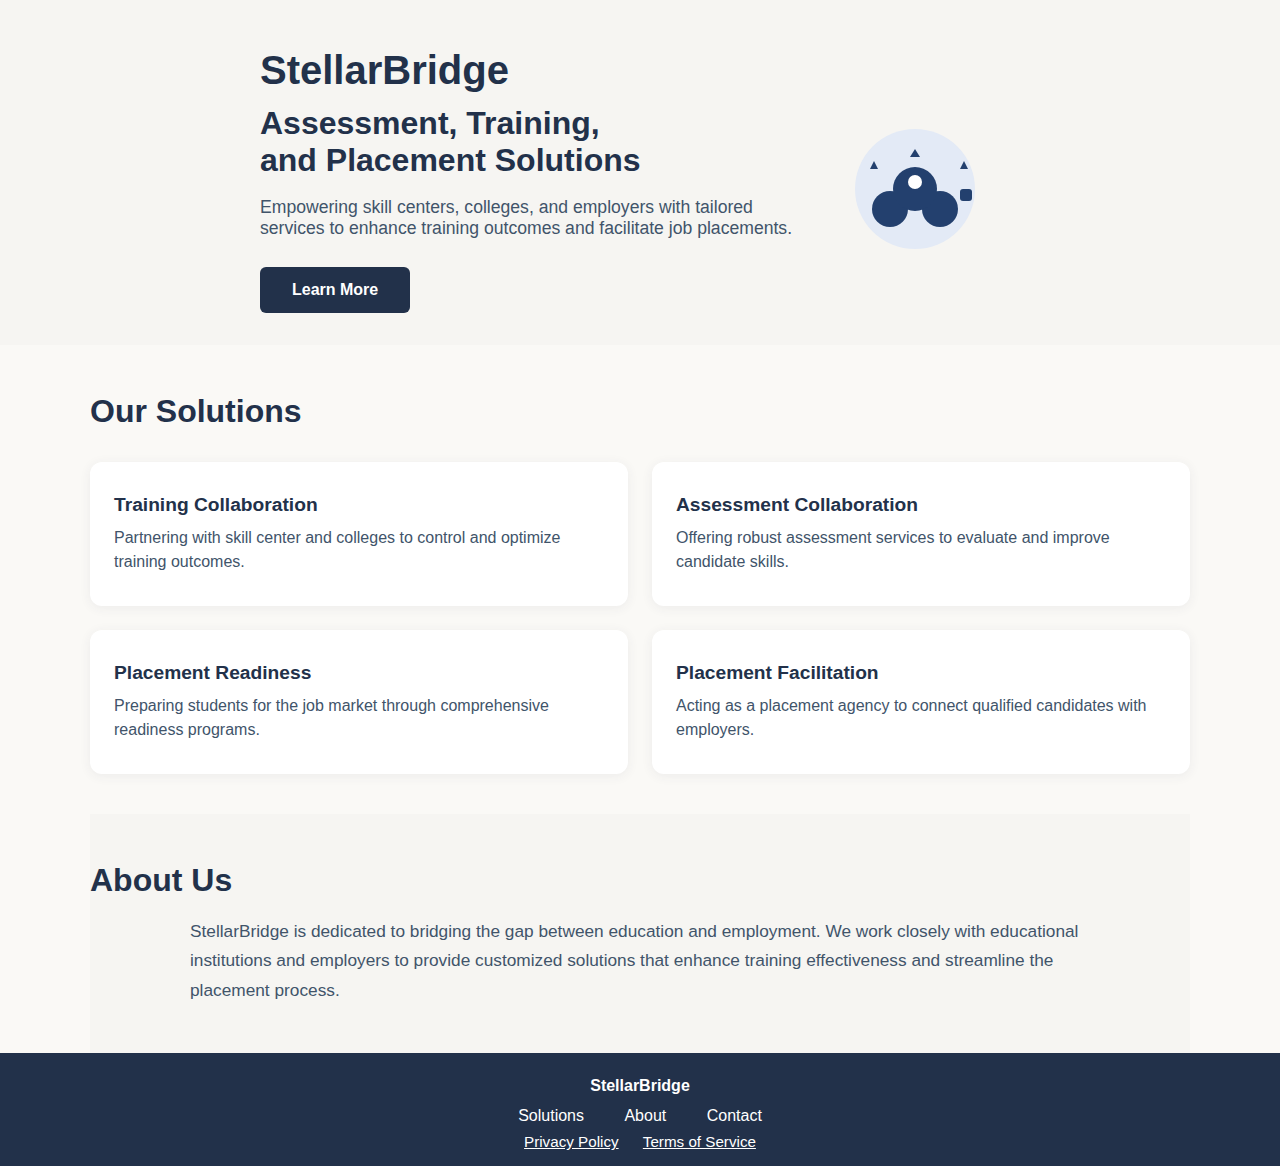
<file: index.html>
<!DOCTYPE html>
<html lang="en">
<head>
  <meta charset="UTF-8">
  <meta name="viewport" content="width=device-width, initial-scale=1.0">
  <title>StellarBridge - Assessment, Training, and Placement Solutions</title>
  <style>
    body {
      margin: 0;
      font-family: 'Inter', Arial, sans-serif;
      background: #faf9f6;
      color: #22314a;
    }
    header {
      background: #f6f5f2;
      padding: 48px 0 32px 0;
      display: flex;
      flex-wrap: wrap;
      align-items: center;
      justify-content: center;
    }
    .header-content {
      max-width: 540px;
      margin-right: 40px;
    }
    .header-content h1 {
      font-size: 2.5rem;
      font-weight: 700;
      margin: 0 0 12px 0;
      color: #22314a;
    }
    .header-content h2 {
      font-size: 2rem;
      font-weight: 600;
      margin: 0 0 18px 0;
      color: #22314a;
    }
    .header-content p {
      font-size: 1.1rem;
      margin-bottom: 28px;
      color: #41546a;
    }
    .header-content .btn {
      background: #22314a;
      color: #fff;
      border: none;
      padding: 14px 32px;
      border-radius: 6px;
      font-size: 1rem;
      font-weight: 600;
      cursor: pointer;
      text-decoration: none;
      display: inline-block;
    }
    .header-graphic {
      min-width: 180px;
      max-width: 220px;
      margin-top: 20px;
    }
    /* Solutions Section */
    section {
      max-width: 1100px;
      margin: 0 auto;
      padding: 48px 16px 0 16px;
    }
    .section-title {
      font-size: 2rem;
      font-weight: 700;
      color: #22314a;
      margin-bottom: 32px;
    }
    .solutions-grid {
      display: flex;
      flex-wrap: wrap;
      gap: 24px;
      margin-bottom: 40px;
    }
    .solution-card {
      background: #fff;
      border-radius: 12px;
      box-shadow: 0 2px 12px rgba(50,60,90,0.07);
      padding: 32px 24px;
      flex: 1 1 320px;
      min-width: 260px;
      max-width: 48%;
      margin-bottom: 0;
    }
    .solution-card h3 {
      margin: 0 0 10px 0;
      font-size: 1.2rem;
      font-weight: 700;
      color: #22314a;
    }
    .solution-card p {
      margin: 0;
      color: #41546a;
      font-size: 1rem;
      line-height: 1.5;
    }
    /* About Section */
    .about-section {
      background: #f6f5f2;
      padding: 48px 0;
      margin-top: 32px;
      text-align: left;
    }
    .about-section .section-title {
      margin-bottom: 18px;
    }
    .about-section p {
      max-width: 900px;
      margin: 0 auto;
      font-size: 1.08rem;
      color: #41546a;
      line-height: 1.7;
    }
    /* Footer */
    footer {
      background: #22314a;
      color: #fff;
      padding: 24px 0 16px 0;
      text-align: center;
      font-size: 1rem;
      position: relative;
      width: 100%;
      margin-top: 0;
    }
    .footer-nav {
      margin: 12px 0 6px 0;
    }
    .footer-nav a {
      color: #fff;
      margin: 0 18px;
      text-decoration: none;
      font-weight: 500;
      font-size: 1rem;
    }
    .footer-nav a:hover {
      text-decoration: underline;
    }
    .footer-links {
      margin-top: 8px;
      font-size: 0.95rem;
    }
    .footer-links a {
      color: #fff;
      margin: 0 10px;
      text-decoration: underline;
    }
    @media (max-width: 900px) {
      header {
        flex-direction: column;
        text-align: center;
      }
      .header-content {
        margin-right: 0;
      }
      .solutions-grid {
        flex-direction: column;
        gap: 16px;
      }
      .solution-card {
        max-width: 100%;
      }
    }
  </style>
</head>
<body>
  <header>
    <div class="header-content">
      <h1>StellarBridge</h1>
      <h2>Assessment, Training,<br>and Placement Solutions</h2>
      <p>
        Empowering skill centers, colleges, and employers with tailored services to enhance training outcomes and facilitate job placements.
      </p>
      <a href="#about" class="btn">Learn More</a>
    </div>
    <div class="header-graphic">
      <!-- Simple SVG illustration similar to the image -->
      <svg width="150" height="120" viewBox="0 0 150 120" fill="none" xmlns="http://www.w3.org/2000/svg">
        <circle cx="75" cy="60" r="60" fill="#e3eaf6"/>
        <circle cx="50" cy="80" r="18" fill="#23406e"/>
        <circle cx="100" cy="80" r="18" fill="#23406e"/>
        <circle cx="75" cy="60" r="22" fill="#23406e"/>
        <circle cx="75" cy="53" r="7" fill="#fff"/>
        <polygon points="120,40 128,40 124,32" fill="#23406e"/>
        <polygon points="30,40 38,40 34,32" fill="#23406e"/>
        <polygon points="75,20 80,28 70,28" fill="#23406e"/>
        <rect x="120" y="60" width="12" height="12" rx="3" fill="#23406e"/>
      </svg>
    </div>
  </header>

  <section>
    <div class="section-title">Our Solutions</div>
    <div class="solutions-grid">
      <div class="solution-card">
        <h3>Training Collaboration</h3>
        <p>Partnering with skill center and colleges to control and optimize training outcomes.</p>
      </div>
      <div class="solution-card">
        <h3>Assessment Collaboration</h3>
        <p>Offering robust assessment services to evaluate and improve candidate skills.</p>
      </div>
      <div class="solution-card">
        <h3>Placement Readiness</h3>
        <p>Preparing students for the job market through comprehensive readiness programs.</p>
      </div>
      <div class="solution-card">
        <h3>Placement Facilitation</h3>
        <p>Acting as a placement agency to connect qualified candidates with employers.</p>
      </div>
    </div>
  </section>

  <section id="about" class="about-section">
    <div class="section-title">About Us</div>
    <p>
      StellarBridge is dedicated to bridging the gap between education and employment. We work closely with educational institutions and employers to provide customized solutions that enhance training effectiveness and streamline the placement process.
    </p>
  </section>

  <footer>
    <div><strong>StellarBridge</strong></div>
    <div class="footer-nav">
      <a href="#">Solutions</a>
      <a href="#">About</a>
      <a href="#">Contact</a>
    </div>
    <div class="footer-links">
      <a href="#">Privacy Policy</a>
      <a href="#">Terms of Service</a>
    </div>
  </footer>
</body>
</html>
</file>
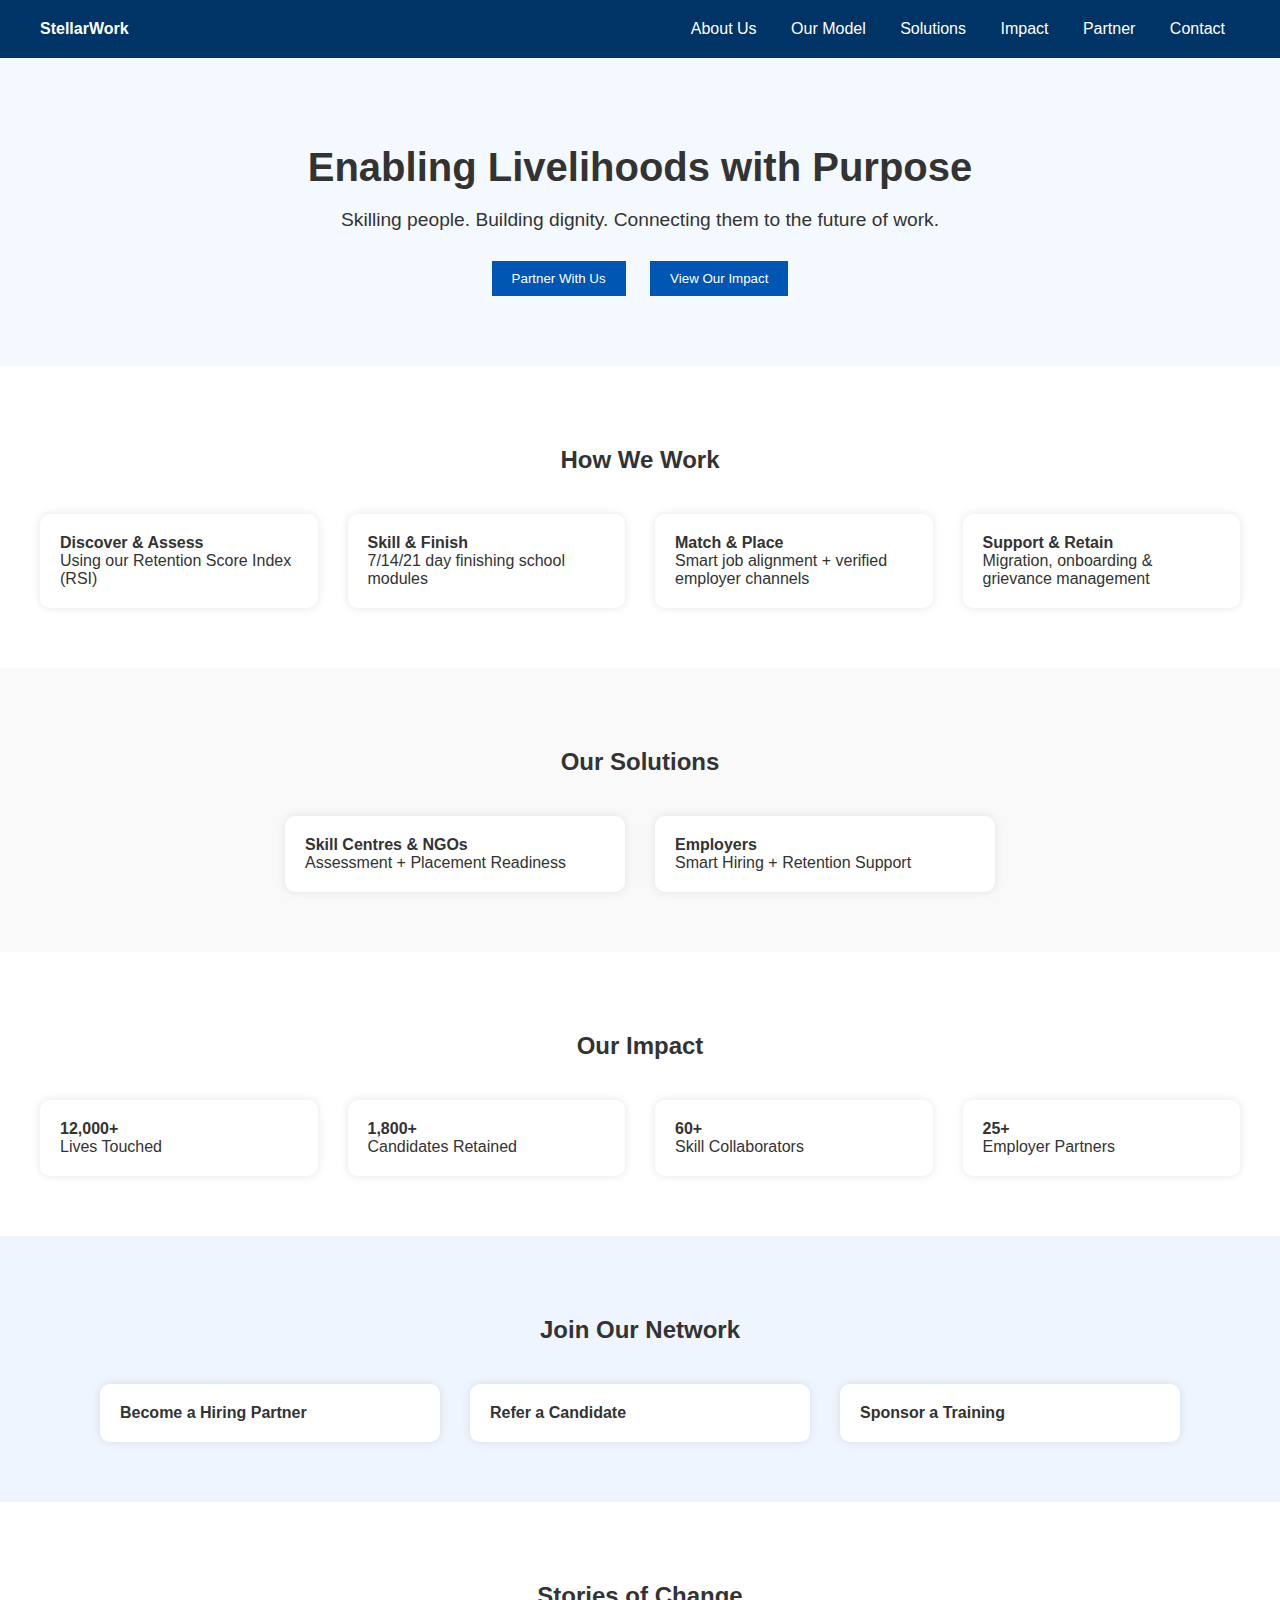
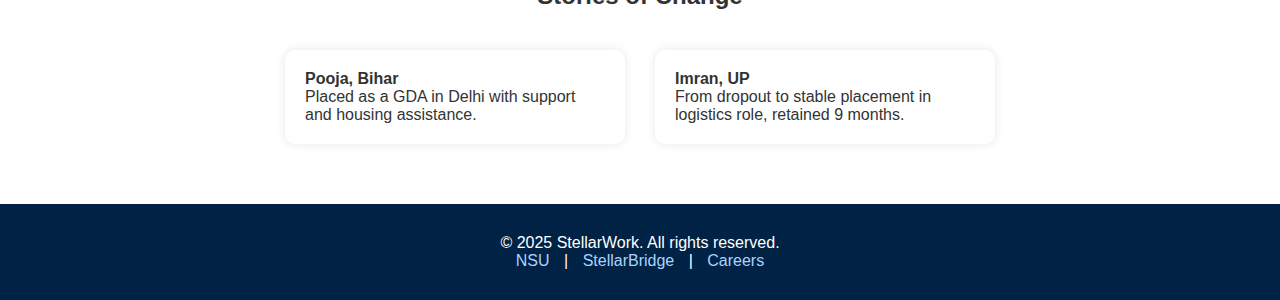
<file: StellarWork_Homepage.html>
<!DOCTYPE html>
<html lang="en">
<head>
    <meta charset="UTF-8">
    <meta name="viewport" content="width=device-width, initial-scale=1.0">
    <title>StellarWork - Enabling Livelihoods</title>
    <style>
        body { font-family: 'Segoe UI', sans-serif; margin: 0; padding: 0; color: #333; }
        header { background-color: #003366; color: white; padding: 20px 40px; display: flex; justify-content: space-between; align-items: center; }
        header nav a { color: white; margin: 0 15px; text-decoration: none; font-weight: 500; }
        .hero { background: #f4f9ff; padding: 60px 40px; text-align: center; }
        .hero h1 { font-size: 2.5em; margin-bottom: 10px; }
        .hero p { font-size: 1.2em; margin-bottom: 20px; }
        .hero .cta { padding: 10px 20px; background: #0056b3; color: white; border: none; margin: 10px; cursor: pointer; }
        .section { padding: 60px 40px; }
        .section h2 { text-align: center; margin-bottom: 40px; }
        .how-we-work, .solutions, .impact, .partners, .stories { display: flex; flex-wrap: wrap; justify-content: center; gap: 30px; }
        .card { background: #ffffff; border-radius: 10px; padding: 20px; box-shadow: 0 0 10px rgba(0,0,0,0.1); flex: 1 1 200px; max-width: 300px; }
        footer { background-color: #002244; color: white; text-align: center; padding: 30px 20px; }
        footer a { color: #aad3ff; text-decoration: none; margin: 0 10px; }
    </style>
</head>
<body>

<header>
    <div><strong>StellarWork</strong></div>
    <nav>
        <a href="#">About Us</a>
        <a href="#">Our Model</a>
        <a href="#">Solutions</a>
        <a href="#">Impact</a>
        <a href="#">Partner</a>
        <a href="#">Contact</a>
    </nav>
</header>

<section class="hero">
    <h1>Enabling Livelihoods with Purpose</h1>
    <p>Skilling people. Building dignity. Connecting them to the future of work.</p>
    <button class="cta">Partner With Us</button>
    <button class="cta">View Our Impact</button>
</section>

<section class="section">
    <h2>How We Work</h2>
    <div class="how-we-work">
        <div class="card"><strong>Discover & Assess</strong><br>Using our Retention Score Index (RSI)</div>
        <div class="card"><strong>Skill & Finish</strong><br>7/14/21 day finishing school modules</div>
        <div class="card"><strong>Match & Place</strong><br>Smart job alignment + verified employer channels</div>
        <div class="card"><strong>Support & Retain</strong><br>Migration, onboarding & grievance management</div>
    </div>
</section>

<section class="section" style="background:#f9f9f9;">
    <h2>Our Solutions</h2>
    <div class="solutions">
        <div class="card"><strong>Skill Centres & NGOs</strong><br>Assessment + Placement Readiness</div>
        <div class="card"><strong>Employers</strong><br>Smart Hiring + Retention Support</div>
    </div>
</section>

<section class="section">
    <h2>Our Impact</h2>
    <div class="impact">
        <div class="card"><strong>12,000+</strong><br>Lives Touched</div>
        <div class="card"><strong>1,800+</strong><br>Candidates Retained</div>
        <div class="card"><strong>60+</strong><br>Skill Collaborators</div>
        <div class="card"><strong>25+</strong><br>Employer Partners</div>
    </div>
</section>

<section class="section" style="background:#eef5ff;">
    <h2>Join Our Network</h2>
    <div class="partners">
        <div class="card"><strong>Become a Hiring Partner</strong></div>
        <div class="card"><strong>Refer a Candidate</strong></div>
        <div class="card"><strong>Sponsor a Training</strong></div>
    </div>
</section>

<section class="section">
    <h2>Stories of Change</h2>
    <div class="stories">
        <div class="card"><strong>Pooja, Bihar</strong><br>Placed as a GDA in Delhi with support and housing assistance.</div>
        <div class="card"><strong>Imran, UP</strong><br>From dropout to stable placement in logistics role, retained 9 months.</div>
    </div>
</section>

<footer>
    <div>© 2025 StellarWork. All rights reserved.</div>
    <div>
        <a href="#">NSU</a> | <a href="#">StellarBridge</a> | <a href="#">Careers</a>
    </div>
</footer>

</body>
</html>
</file>
